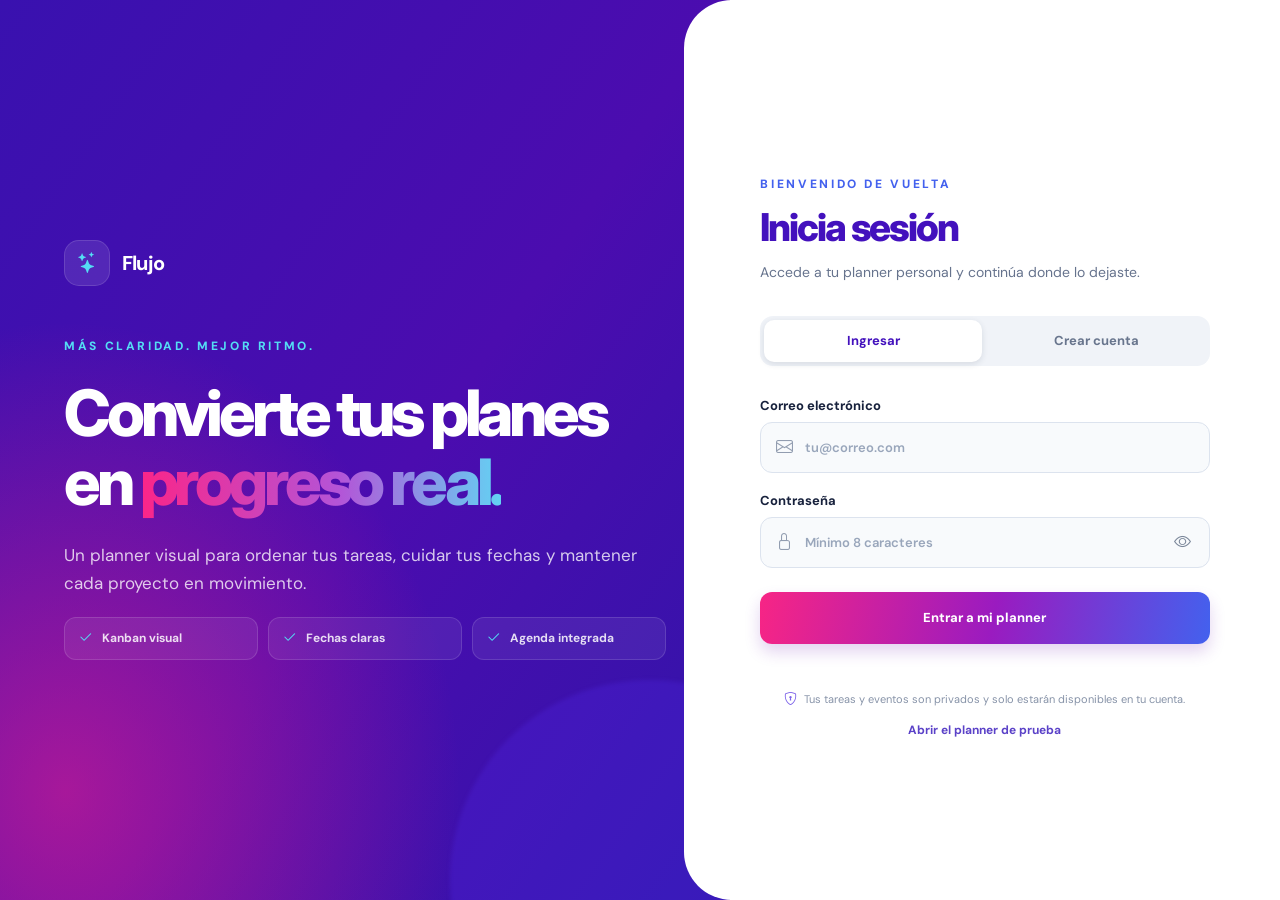
<file: index.html>
<!DOCTYPE html>
<html lang="es">
<head>
    <meta charset="UTF-8">
    <meta name="viewport" content="width=device-width, initial-scale=1.0">
    <meta name="theme-color" content="#4010bd">
    <title>Flujo | Organiza tus planes</title>
    <link rel="preconnect" href="https://fonts.googleapis.com">
    <link rel="preconnect" href="https://fonts.gstatic.com" crossorigin>
    <link href="https://fonts.googleapis.com/css2?family=DM+Sans:wght@400;500;600;700;800&family=Inter:wght@400;500;600;700;800&display=swap" rel="stylesheet">
    <link rel="stylesheet" href="https://cdn.jsdelivr.net/npm/bootstrap-icons@1.13.2/font/bootstrap-icons.min.css">
    <link rel="stylesheet" href="./static/css/auth.css">
</head>
<body>
    <main class="auth-layout">
        <section class="intro-panel" aria-label="Acerca de Flujo">
            <div class="intro-content">
                <a class="brand" href="./index.html" aria-label="Flujo, inicio">
                    <span class="brand-icon"><i class="bi bi-stars" aria-hidden="true"></i></span>
                    <span>Flujo</span>
                </a>

                <p class="eyebrow">MÁS CLARIDAD. MEJOR RITMO.</p>
                <h1>Convierte tus planes<br>en <span>progreso real.</span></h1>
                <p class="intro-description">Un planner visual para ordenar tus tareas, cuidar tus fechas y mantener cada proyecto en movimiento.</p>

                <ul class="benefits" aria-label="Beneficios">
                    <li><i class="bi bi-check2" aria-hidden="true"></i> Kanban visual</li>
                    <li><i class="bi bi-check2" aria-hidden="true"></i> Fechas claras</li>
                    <li><i class="bi bi-check2" aria-hidden="true"></i> Agenda integrada</li>
                </ul>
            </div>
            <div class="decorative-glow" aria-hidden="true"></div>
        </section>

        <section class="form-panel" aria-labelledby="form-title">
            <div class="form-content">
                <p class="form-eyebrow" id="form-eyebrow">BIENVENIDO DE VUELTA</p>
                <h2 id="form-title">Inicia sesión</h2>
                <p class="form-description" id="form-description">Accede a tu planner personal y continúa donde lo dejaste.</p>

                <div class="auth-tabs" role="group" aria-label="Tipo de cuenta">
                    <button class="auth-tab is-active" id="login-tab" type="button" aria-pressed="true">Ingresar</button>
                    <button class="auth-tab" id="register-tab" type="button" aria-pressed="false">Crear cuenta</button>
                </div>

                <form id="auth-form" novalidate>
                    <div class="form-field name-field" id="name-field" hidden>
                        <label for="name">Nombre</label>
                        <div class="input-wrap">
                            <i class="bi bi-person" aria-hidden="true"></i>
                            <input id="name" name="name" type="text" autocomplete="name" placeholder="Tu nombre">
                        </div>
                    </div>

                    <div class="form-field">
                        <label for="email">Correo electrónico</label>
                        <div class="input-wrap">
                            <i class="bi bi-envelope" aria-hidden="true"></i>
                            <input id="email" name="email" type="email" autocomplete="email" placeholder="tu@correo.com" required>
                        </div>
                    </div>

                    <div class="form-field">
                        <label for="password">Contraseña</label>
                        <div class="input-wrap">
                            <i class="bi bi-lock" aria-hidden="true"></i>
                            <input id="password" name="password" type="password" autocomplete="current-password" placeholder="Mínimo 8 caracteres" minlength="8" required>
                            <button class="password-toggle" id="password-toggle" type="button" aria-label="Mostrar contraseña" aria-pressed="false">
                                <i class="bi bi-eye" aria-hidden="true"></i>
                            </button>
                        </div>
                    </div>

                    <button class="submit-button" id="submit-button" type="submit">Entrar a mi planner</button>
                    <p class="form-status" id="form-status" role="status" aria-live="polite"></p>
                </form>

                <p class="privacy-note"><i class="bi bi-shield-lock" aria-hidden="true"></i> Tus tareas y eventos son privados y solo estarán disponibles en tu cuenta.</p>
                <a class="demo-link" href="./planner.html">Abrir el planner de prueba</a>
            </div>
        </section>
    </main>
    <script src="./static/js/auth.js"></script>
</body>
</html>
</file>
<file: static/css/auth.css>
:root {
    font-family: "DM Sans", "Inter", sans-serif;
    color: #17213c;
    background: #f5f6fb;
    font-synthesis: none;
    text-rendering: optimizeLegibility;
    --auth-purple: #4311bd;
    --auth-blue: #4361ee;
    --auth-pink: #f72585;
}

* {
    box-sizing: border-box;
}

body {
    min-width: 320px;
    min-height: 100vh;
    margin: 0;
}

button,
input {
    font: inherit;
}

.auth-layout {
    display: grid;
    grid-template-columns: minmax(0, 57%) minmax(420px, 43%);
    min-height: 100vh;
    overflow: hidden;
    background: #fff;
}

.intro-panel {
    position: relative;
    display: flex;
    align-items: center;
    min-height: 100vh;
    overflow: hidden;
    padding: 64px clamp(36px, 5vw, 88px);
    color: #fff;
    background:
        radial-gradient(ellipse at 9% 88%, rgba(245, 33, 137, .55), transparent 42%),
        linear-gradient(125deg, #3911af 0%, #4b0caf 54%, #3015a9 100%);
}

.intro-content {
    position: relative;
    z-index: 1;
    width: min(100%, 700px);
    margin: 0 auto;
}

.brand {
    display: inline-flex;
    align-items: center;
    gap: 12px;
    margin-bottom: 52px;
    color: #fff;
    font-size: 20px;
    font-weight: 800;
    letter-spacing: -.04em;
    text-decoration: none;
}

.brand-icon {
    display: grid;
    width: 46px;
    height: 46px;
    place-items: center;
    border: 1px solid rgba(255, 255, 255, .13);
    border-radius: 15px;
    background: rgba(255, 255, 255, .1);
    color: #54ddf4;
    font-size: 21px;
}

.eyebrow,
.form-eyebrow {
    margin: 0;
    font-size: 12px;
    font-weight: 800;
    letter-spacing: .22em;
}

.eyebrow {
    margin-bottom: 24px;
    color: #54ddf4;
}

.intro-panel h1 {
    margin: 0;
    font-family: "Inter", "DM Sans", sans-serif;
    font-size: clamp(42px, 5vw, 70px);
    font-weight: 800;
    letter-spacing: -.065em;
    line-height: 1.08;
}

.intro-panel h1 span {
    color: transparent;
    background: linear-gradient(90deg, #fb2588 0%, #b454d7 55%, #63d2f3 100%);
    background-clip: text;
    -webkit-background-clip: text;
}

.intro-description {
    max-width: 590px;
    margin: 24px 0 20px;
    color: rgba(255, 255, 255, .78);
    font-size: 17px;
    line-height: 1.65;
}

.benefits {
    display: flex;
    flex-wrap: wrap;
    gap: 10px;
    margin: 0;
    padding: 0;
    list-style: none;
}

.benefits li {
    display: flex;
    flex: 1 1 145px;
    align-items: center;
    gap: 9px;
    min-height: 43px;
    padding: 0 13px;
    border: 1px solid rgba(255, 255, 255, .13);
    border-radius: 12px;
    background: rgba(255, 255, 255, .07);
    color: rgba(255, 255, 255, .85);
    font-size: 12px;
    font-weight: 700;
    white-space: nowrap;
}

.benefits i {
    color: #54ddf4;
    font-size: 15px;
}

.decorative-glow {
    position: absolute;
    right: -120px;
    bottom: -180px;
    width: 400px;
    height: 400px;
    border-radius: 50%;
    background: rgba(91, 54, 255, .2);
    filter: blur(2px);
}

.form-panel {
    position: relative;
    z-index: 2;
    display: flex;
    align-items: center;
    justify-content: center;
    min-height: 100vh;
    margin-left: -46px;
    padding: 56px clamp(38px, 5.5vw, 88px) 42px clamp(74px, 6vw, 100px);
    border-radius: 48px 0 0 48px;
    background: #fff;
}

.form-content {
    width: min(100%, 470px);
}

.form-eyebrow {
    margin-bottom: 13px;
    color: var(--auth-blue);
}

.form-content h2 {
    margin: 0;
    color: var(--auth-purple);
    font-family: "Inter", "DM Sans", sans-serif;
    font-size: clamp(34px, 3vw, 43px);
    font-weight: 800;
    letter-spacing: -.055em;
    line-height: 1.15;
}

.form-description {
    margin: 12px 0 32px;
    color: #66738d;
    font-size: 14px;
    line-height: 1.6;
}

.auth-tabs {
    display: grid;
    grid-template-columns: 1fr 1fr;
    gap: 5px;
    margin-bottom: 31px;
    padding: 4px;
    border-radius: 13px;
    background: #f0f3f8;
}

.auth-tab {
    min-height: 42px;
    border: 0;
    border-radius: 10px;
    background: transparent;
    color: #68758d;
    cursor: pointer;
    font-size: 13px;
    font-weight: 700;
    transition: background .2s ease, box-shadow .2s ease, color .2s ease;
}

.auth-tab.is-active {
    background: #fff;
    box-shadow: 0 2px 6px rgba(27, 38, 63, .12);
    color: var(--auth-purple);
}

.form-field {
    margin-bottom: 19px;
}

.form-field[hidden] {
    display: none;
}

.form-field label {
    display: block;
    margin-bottom: 8px;
    color: #17213c;
    font-size: 13px;
    font-weight: 700;
}

.input-wrap {
    position: relative;
}

.input-wrap > i {
    position: absolute;
    top: 50%;
    left: 16px;
    color: #929db0;
    font-size: 17px;
    pointer-events: none;
    transform: translateY(-50%);
}

.input-wrap input {
    width: 100%;
    height: 51px;
    padding: 0 48px 0 44px;
    border: 1px solid #dce3ee;
    border-radius: 12px;
    outline: none;
    background: #f8fafc;
    color: #1d2943;
    font-size: 13px;
    transition: border-color .2s ease, box-shadow .2s ease, background .2s ease;
}

.input-wrap input::placeholder {
    color: #99a6bb;
    opacity: 1;
    font-weight: 600;
}

.input-wrap input:focus {
    border-color: #7b61e8;
    background: #fff;
    box-shadow: 0 0 0 3px rgba(114, 9, 183, .1);
}

.password-toggle {
    position: absolute;
    top: 50%;
    right: 12px;
    display: grid;
    width: 30px;
    height: 30px;
    place-items: center;
    padding: 0;
    border: 0;
    background: transparent;
    color: #7b879a;
    cursor: pointer;
    font-size: 17px;
    transform: translateY(-50%);
}

.submit-button {
    width: 100%;
    min-height: 52px;
    margin-top: 5px;
    border: 0;
    border-radius: 12px;
    background: linear-gradient(100deg, var(--auth-pink) 0%, #9a1bc0 52%, var(--auth-blue) 100%);
    box-shadow: 0 8px 16px rgba(113, 34, 182, .2);
    color: #fff;
    cursor: pointer;
    font-size: 13px;
    font-weight: 800;
    transition: transform .2s ease, box-shadow .2s ease;
}

.submit-button:hover {
    box-shadow: 0 10px 20px rgba(113, 34, 182, .28);
    transform: translateY(-1px);
}

.submit-button:focus-visible,
.auth-tab:focus-visible,
.password-toggle:focus-visible,
.brand:focus-visible {
    outline: 3px solid rgba(67, 97, 238, .45);
    outline-offset: 3px;
}

.form-status {
    min-height: 18px;
    margin: 12px 0 0;
    color: #9c2457;
    font-size: 12px;
    line-height: 1.5;
    text-align: center;
}

.privacy-note {
    display: flex;
    justify-content: center;
    align-items: center;
    gap: 7px;
    margin: 16px 0 0;
    color: #8793a8;
    font-size: 11px;
    line-height: 1.5;
    text-align: center;
}

.privacy-note i {
    flex: 0 0 auto;
    color: #7b61e8;
    font-size: 13px;
}

.demo-link {
    display: block;
    width: fit-content;
    margin: 13px auto 0;
    color: #5b42c8;
    font-size: 12px;
    font-weight: 700;
    text-decoration: none;
}

.demo-link:hover {
    text-decoration: underline;
}

@media (max-width: 900px) {
    .auth-layout {
        grid-template-columns: minmax(0, 52%) minmax(380px, 48%);
    }

    .intro-panel {
        padding-right: 32px;
        padding-left: 32px;
    }

    .intro-panel h1 {
        font-size: clamp(39px, 5.5vw, 54px);
    }

    .form-panel {
        margin-left: -30px;
        padding-right: 32px;
        padding-left: 62px;
    }

    .benefits li {
        flex-basis: 100%;
    }
}

@media (max-width: 700px) {
    .auth-layout {
        display: block;
        min-height: 100vh;
        overflow: visible;
        background: #fff;
    }

    .intro-panel {
        display: block;
        min-height: auto;
        padding: 28px 25px 48px;
    }

    .intro-content {
        width: min(100%, 520px);
    }

    .brand {
        margin-bottom: 30px;
    }

    .eyebrow {
        margin-bottom: 13px;
        font-size: 10px;
    }

    .intro-panel h1 {
        font-size: clamp(37px, 9vw, 54px);
    }

    .intro-description {
        margin: 15px 0 0;
        font-size: 14px;
    }

    .benefits {
        display: none;
    }

    .form-panel {
        min-height: auto;
        margin: -20px 0 0;
        padding: 35px 25px 32px;
        border-radius: 26px 26px 0 0;
        box-shadow: 0 -8px 24px rgba(24, 21, 64, .06);
    }

    .form-content {
        width: min(100%, 460px);
    }

    .form-description {
        margin-bottom: 23px;
    }
}

@media (prefers-reduced-motion: reduce) {
    *,
    *::before,
    *::after {
        scroll-behavior: auto !important;
        transition-duration: .01ms !important;
    }
}
</file>
